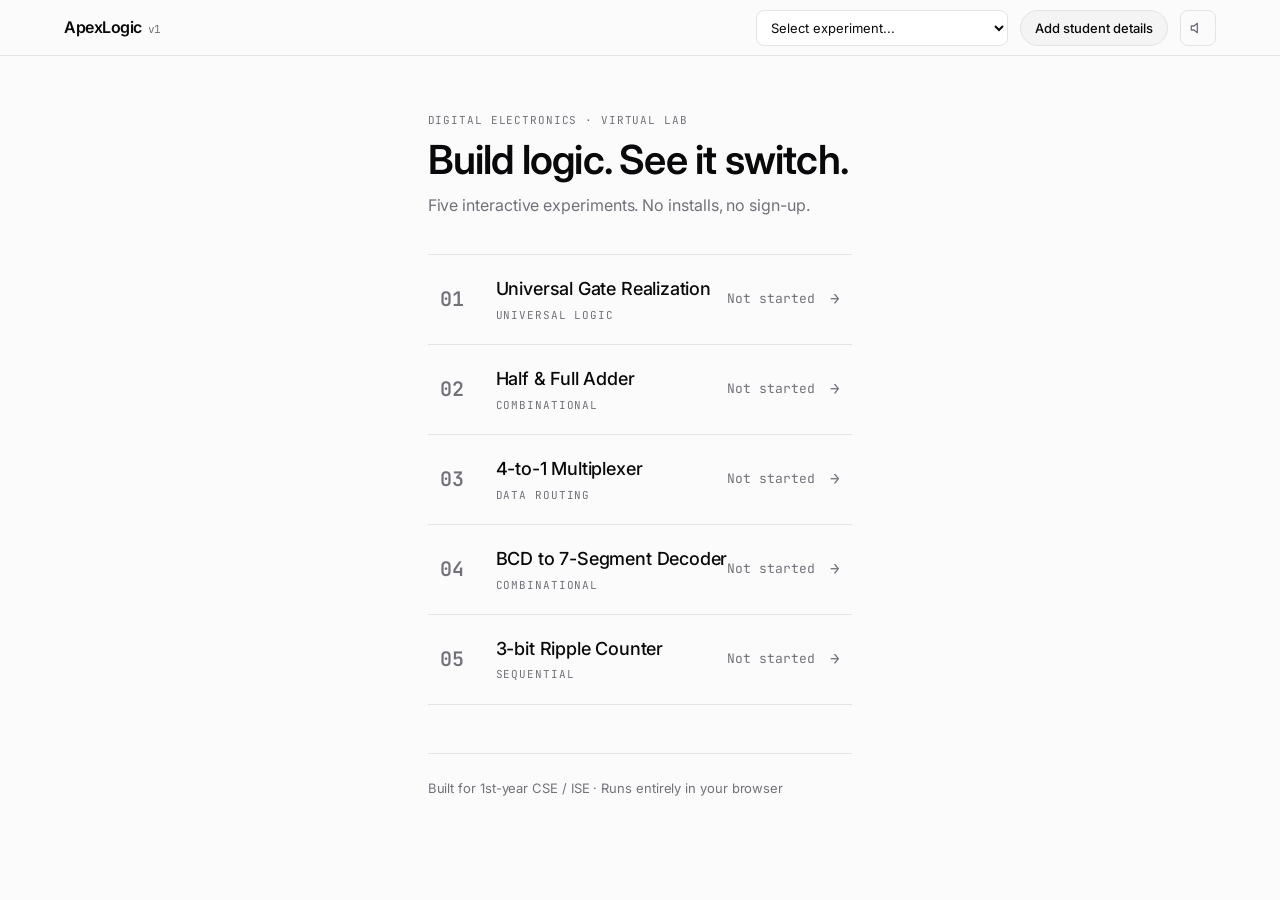
<file: index.html>
<!DOCTYPE html>
<html lang="en">
<head>
  <meta charset="UTF-8">
  <meta name="viewport" content="width=device-width, initial-scale=1.0">
  <title>ApexLogic — Digital Electronics Virtual Lab</title>
  <link rel="preconnect" href="https://fonts.googleapis.com">
  <link rel="preconnect" href="https://fonts.gstatic.com" crossorigin>
  <link href="https://fonts.googleapis.com/css2?family=Inter:wght@400;500;600;700&family=JetBrains+Mono:wght@400;500;600&display=swap" rel="stylesheet">
  <link rel="stylesheet" href="assets/css/tokens.css">
  <link rel="stylesheet" href="assets/css/base.css">
  <link rel="stylesheet" href="assets/css/components.css">
  <link rel="stylesheet" href="assets/css/print.css">
</head>
<body>
  <header id="site-header"></header>

  <main class="home-container">
    <span class="eyebrow">DIGITAL ELECTRONICS · VIRTUAL LAB</span>
    <h1 class="home-title" style="margin-top: 8px;">Build logic. See it switch.</h1>
    <p style="color: var(--muted); margin-top: 10px; font-size: 16px;">Five interactive experiments. No installs, no sign-up.</p>

    <div class="home-list" id="experiments-list">
      <!-- Generated by page-home.js -->
    </div>

    <footer style="margin-top: 48px; border-top: 1px solid var(--border); padding-top: 24px; color: var(--muted); font-size: 13px;">
      Built for 1st-year CSE / ISE · Runs entirely in your browser
    </footer>
  </main>

  <script type="module" src="assets/js/page-home.js"></script>
</body>
</html>
</file>
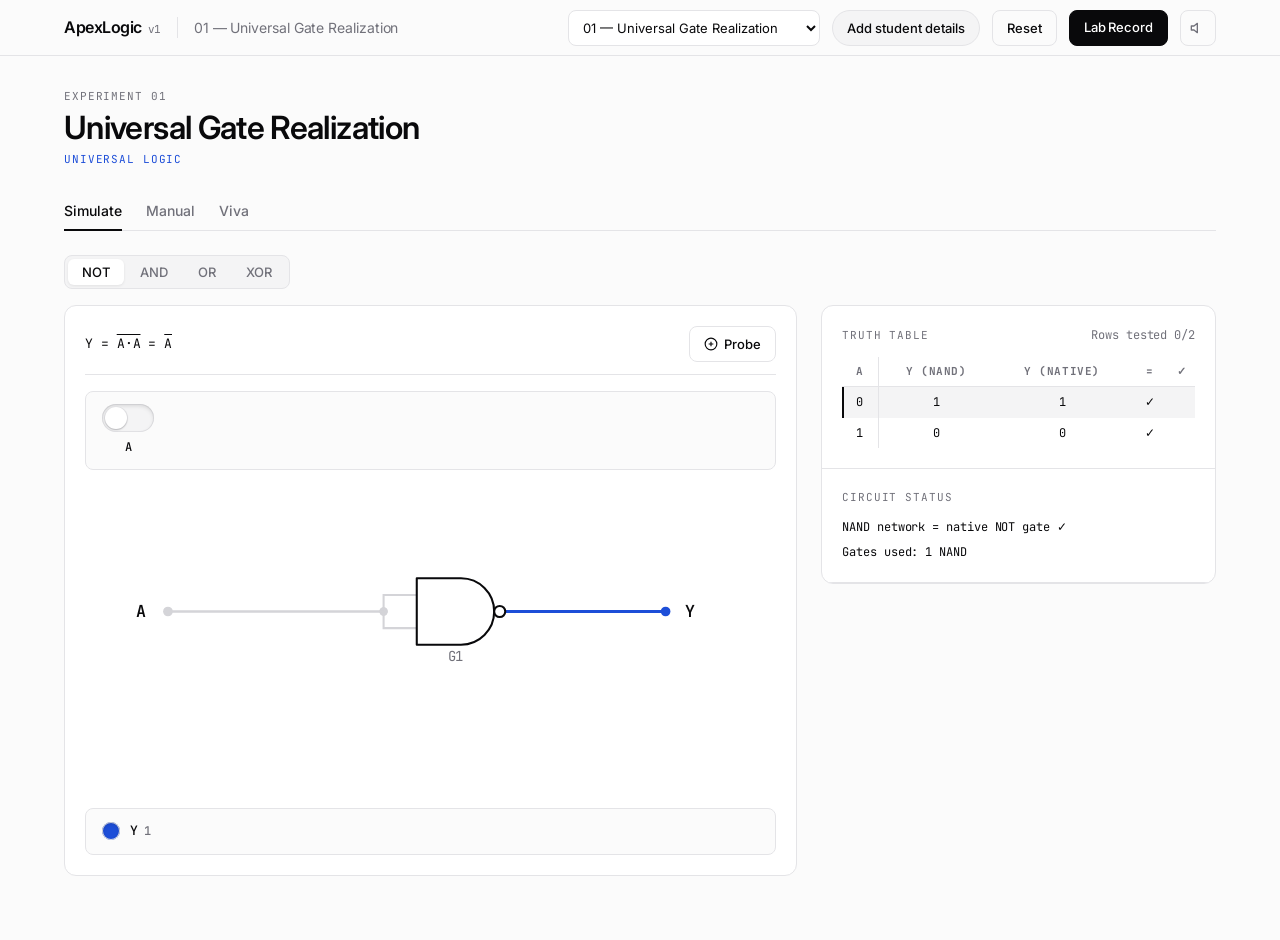
<file: experiment.html>
<!DOCTYPE html>
<html lang="en">
<head>
  <meta charset="UTF-8">
  <meta name="viewport" content="width=device-width, initial-scale=1.0">
  <title>Experiment — ApexLogic</title>
  <link rel="preconnect" href="https://fonts.googleapis.com">
  <link rel="preconnect" href="https://fonts.gstatic.com" crossorigin>
  <link href="https://fonts.googleapis.com/css2?family=Inter:wght@400;500;600;700&family=JetBrains+Mono:wght@400;500;600&display=swap" rel="stylesheet">
  <link rel="stylesheet" href="assets/css/tokens.css">
  <link rel="stylesheet" href="assets/css/base.css">
  <link rel="stylesheet" href="assets/css/components.css">
  <link rel="stylesheet" href="assets/css/print.css">
</head>
<body>
  <header id="site-header"></header>

  <main class="main-container">
    <!-- Page Title Block -->
    <div style="margin-bottom: 24px;">
      <span class="eyebrow" id="exp-eyebrow">EXPERIMENT 01</span>
      <h1 id="exp-title" style="margin-top: 4px;">Universal Gate Realization</h1>
      <span class="eyebrow" id="exp-category" style="margin-top: 4px; color: var(--sig-high);">Universal Logic</span>
    </div>

    <!-- Tabs List -->
    <div class="tab-list" role="tablist">
      <button type="button" class="tab-btn active" role="tab" id="tab-btn-simulate" aria-controls="panel-simulate" aria-selected="true">Simulate</button>
      <button type="button" class="tab-btn" role="tab" id="tab-btn-manual" aria-controls="panel-manual" aria-selected="false">Manual</button>
      <button type="button" class="tab-btn" role="tab" id="tab-btn-viva" aria-controls="panel-viva" aria-selected="false">Viva</button>
    </div>

    <!-- Tab 1: Simulate -->
    <div class="tab-panel" id="panel-simulate" role="tabpanel" aria-labelledby="tab-btn-simulate">
      <!-- Mode Switcher (if > 1 mode) -->
      <div id="mode-switcher-container"></div>

      <div class="simulate-grid">
        <!-- Left Column: Canvas Card -->
        <div class="card canvas-card" id="canvas-card">
          <div class="canvas-toolbar">
            <div class="canvas-mode-equation" id="canvas-equation"></div>
            <div class="toolbar-actions">
              <button type="button" class="btn btn-ghost btn-toggle" id="probe-toggle-btn" aria-pressed="false">
                <svg width="14" height="14" viewBox="0 0 24 24" fill="none" stroke="currentColor" stroke-width="2" style="margin-right: 6px;">
                  <circle cx="12" cy="12" r="10"></circle>
                  <line x1="12" y1="8" x2="12" y2="16"></line>
                  <line x1="8" y1="12" x2="16" y2="12"></line>
                </svg>
                Probe
              </button>
            </div>
          </div>

          <!-- Input Array (tactile switches / clock controls) -->
          <div id="canvas-inputs-container"></div>

          <!-- SVG Circuit Schematic -->
          <div class="svg-circuit-wrapper" id="circuit-svg-container"></div>

          <!-- Output Array (lamps / 7-seg badge / decimal readout) -->
          <div id="canvas-outputs-container"></div>
        </div>

        <!-- Right Column: Verification Card -->
        <div class="card verification-card">
          <!-- Section 1: Truth Table -->
          <div class="verif-section" id="truth-table-container"></div>

          <!-- Section 2: Status List -->
          <div class="verif-section">
            <div class="verif-header-line">
              <span class="eyebrow">Circuit Status</span>
            </div>
            <div class="status-list" id="status-list-container"></div>
          </div>

          <!-- Section 3: Waveform Strip (Exp 05 only) -->
          <div class="verif-section" id="waveform-section" style="display: none;">
            <div class="verif-header-line">
              <span class="eyebrow">Logic Analyzer</span>
            </div>
            <div id="waveform-container"></div>
          </div>
        </div>
      </div>
    </div>

    <!-- Tab 2: Manual -->
    <div class="tab-panel" id="panel-manual" role="tabpanel" aria-labelledby="tab-btn-manual" hidden>
      <div class="manual-content" id="manual-content-container"></div>
    </div>

    <!-- Tab 3: Viva -->
    <div class="tab-panel" id="panel-viva" role="tabpanel" aria-labelledby="tab-btn-viva" hidden>
      <div id="viva-content-container"></div>
    </div>
  </main>

  <script type="module" src="assets/js/page-experiment.js"></script>
</body>
</html>
</file>
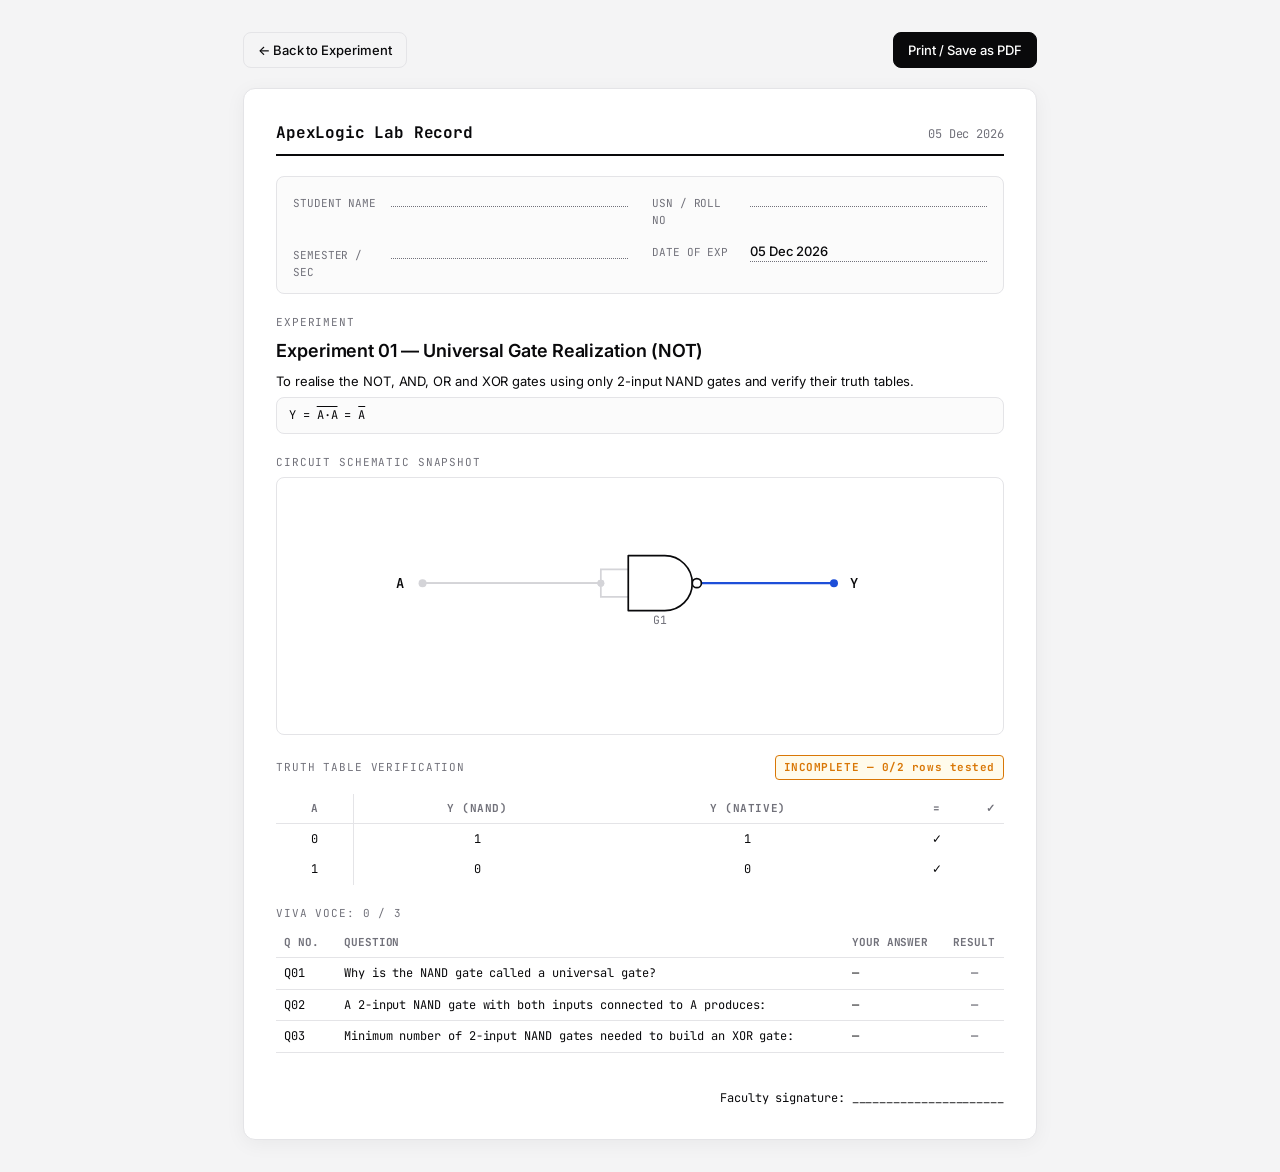
<file: record.html>
<!DOCTYPE html>
<html lang="en">
<head>
  <meta charset="UTF-8">
  <meta name="viewport" content="width=device-width, initial-scale=1.0">
  <title>Lab Record — ApexLogic</title>
  <link rel="preconnect" href="https://fonts.googleapis.com">
  <link rel="preconnect" href="https://fonts.gstatic.com" crossorigin>
  <link href="https://fonts.googleapis.com/css2?family=Inter:wght@400;500;600;700&family=JetBrains+Mono:wght@400;500;600&display=swap" rel="stylesheet">
  <link rel="stylesheet" href="assets/css/tokens.css">
  <link rel="stylesheet" href="assets/css/base.css">
  <link rel="stylesheet" href="assets/css/components.css">
  <link rel="stylesheet" href="assets/css/print.css">
</head>
<body class="record-page-body">
  <div class="record-toolbar no-print">
    <a href="index.html" class="btn btn-ghost" id="record-back-link">← Back to Experiment</a>
    <button type="button" class="btn btn-primary" id="print-sheet-btn">Print / Save as PDF</button>
  </div>

  <article class="record-sheet" id="record-sheet">
    <!-- Header -->
    <div class="record-header">
      <div class="record-title">ApexLogic Lab Record</div>
      <div class="record-date" id="record-date"></div>
    </div>

    <!-- Student Block (2x2 Grid) -->
    <div class="record-student-grid">
      <div class="record-student-field">
        <span class="record-field-label">Student Name</span>
        <span class="record-field-val" id="rec-student-name"></span>
      </div>
      <div class="record-student-field">
        <span class="record-field-label">USN / Roll No</span>
        <span class="record-field-val" id="rec-student-usn"></span>
      </div>
      <div class="record-student-field">
        <span class="record-field-label">Semester / Sec</span>
        <span class="record-field-val" id="rec-student-sem"></span>
      </div>
      <div class="record-student-field">
        <span class="record-field-label">Date of Exp</span>
        <span class="record-field-val" id="rec-exp-date"></span>
      </div>
    </div>

    <!-- Experiment Title, Aim, Equations -->
    <div class="record-section">
      <div class="record-sec-title">Experiment</div>
      <div class="record-exp-name" id="rec-exp-name"></div>
      <p class="record-aim" id="rec-exp-aim"></p>
      <div class="record-equations" id="rec-exp-equations"></div>
    </div>

    <!-- Circuit Snapshot -->
    <div class="record-section">
      <div class="record-sec-title">Circuit Schematic Snapshot</div>
      <div class="record-circuit-snapshot" id="rec-circuit-snapshot"></div>
    </div>

    <!-- Truth Table & Verification Stamp -->
    <div class="record-section">
      <div class="stamp-wrapper">
        <div class="record-sec-title">Truth Table Verification</div>
        <div class="verif-stamp" id="rec-verif-stamp"></div>
      </div>
      <div class="table-scroll-container">
        <table class="logic-table" id="rec-truth-table"></table>
      </div>
    </div>

    <!-- Viva Breakdown -->
    <div class="record-section">
      <div class="record-sec-title" id="rec-viva-heading">Viva Voce</div>
      <table class="record-viva-table" id="rec-viva-table">
        <thead>
          <tr>
            <th style="width: 60px;">Q No.</th>
            <th>Question</th>
            <th style="width: 100px;">Your Answer</th>
            <th style="width: 60px; text-align: center;">Result</th>
          </tr>
        </thead>
        <tbody id="rec-viva-body"></tbody>
      </table>
    </div>

    <!-- Faculty Signature -->
    <div class="record-faculty-sig">
      Faculty signature: ______________________
    </div>
  </article>

  <script type="module" src="assets/js/page-record.js"></script>
</body>
</html>
</file>
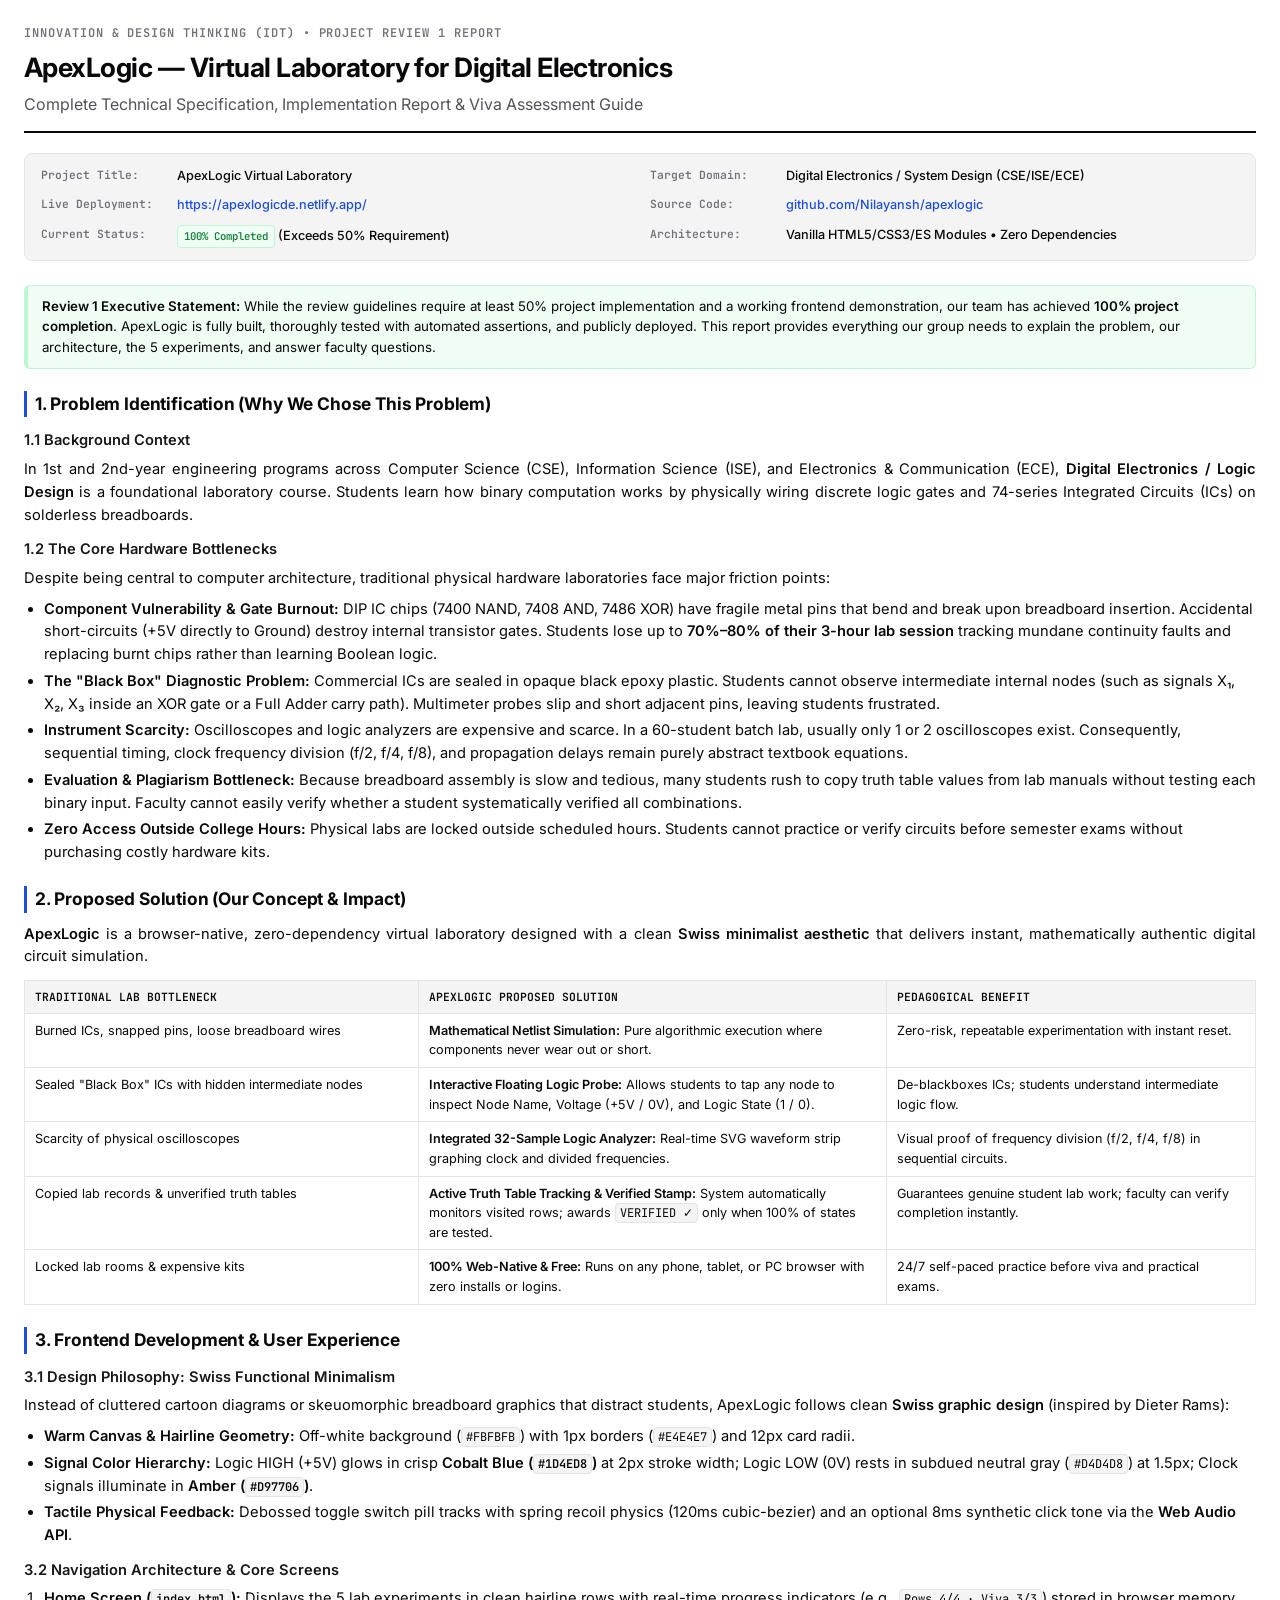
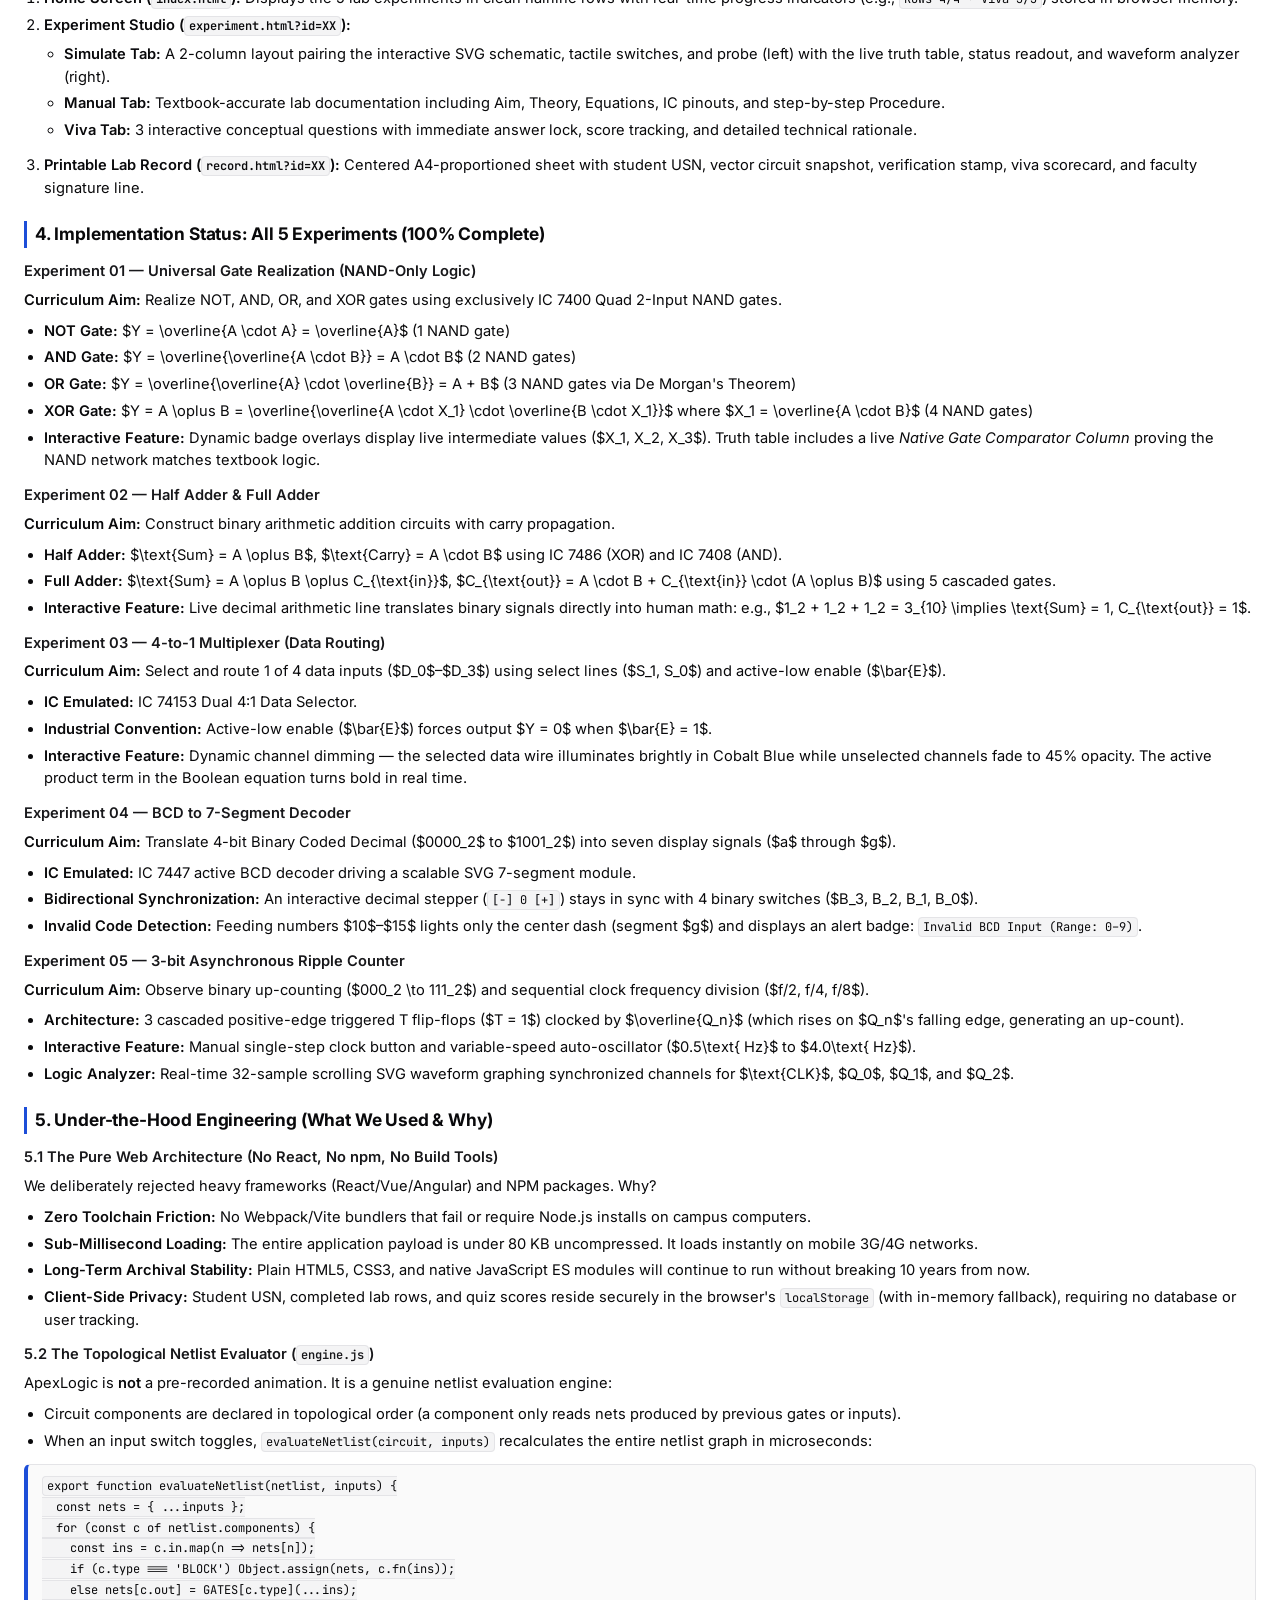
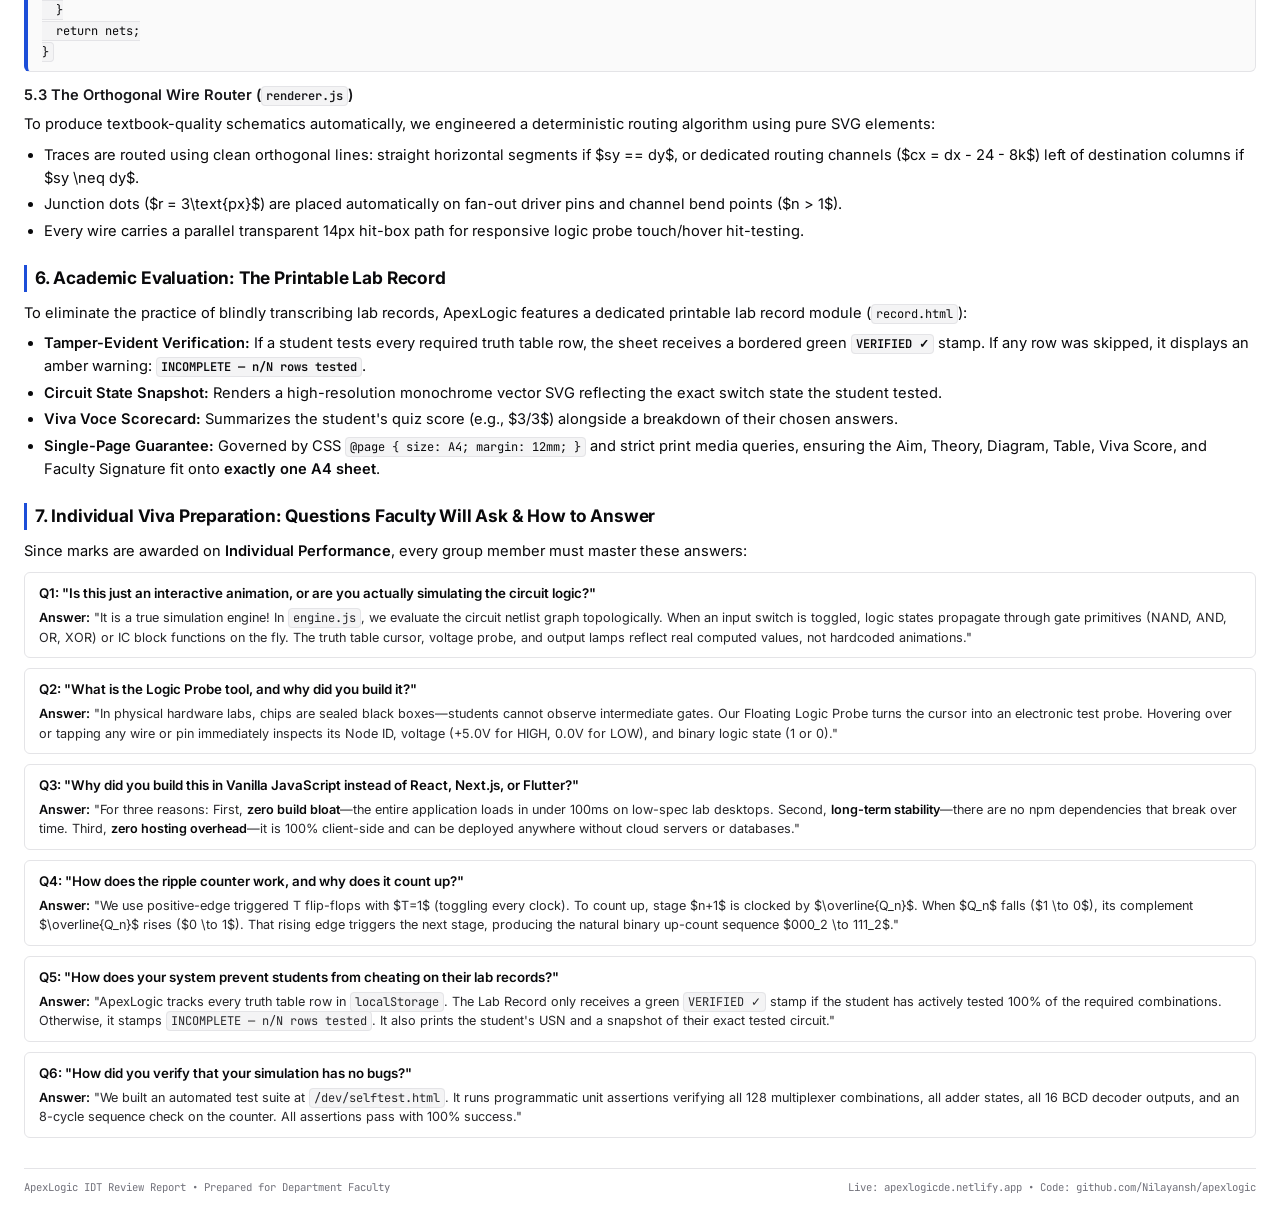
<file: dev/idt-report-print.html>
<!DOCTYPE html>
<html lang="en">
<head>
  <meta charset="UTF-8">
  <title>IDT Project — First Review Comprehensive Report</title>
  <style>
    @import url('https://fonts.googleapis.com/css2?family=Inter:wght@400;500;600;700&family=JetBrains+Mono:wght@400;500;600&display=swap');

    @page {
      size: A4;
      margin: 15mm 15mm 15mm 15mm;
    }

    *, *::before, *::after {
      box-sizing: border-box;
      margin: 0;
      padding: 0;
    }

    body {
      font-family: 'Inter', -apple-system, BlinkMacSystemFont, "Segoe UI", Roboto, sans-serif;
      font-size: 11pt;
      line-height: 1.55;
      color: #09090b;
      background: #ffffff;
      padding: 24px;
    }

    .cover-banner {
      border-bottom: 2px solid #09090b;
      padding-bottom: 14px;
      margin-bottom: 20px;
    }

    .doc-eyebrow {
      font-family: 'JetBrains Mono', monospace;
      font-size: 9pt;
      text-transform: uppercase;
      letter-spacing: 0.08em;
      color: #71717a;
      font-weight: 600;
    }

    h1 {
      font-size: 20pt;
      font-weight: 700;
      color: #09090b;
      margin-top: 4px;
      letter-spacing: -0.02em;
    }

    .subtitle {
      font-size: 12pt;
      color: #52525b;
      margin-top: 4px;
    }

    .meta-grid {
      display: grid;
      grid-template-columns: repeat(2, 1fr);
      gap: 10px 20px;
      background: #f4f4f5;
      border: 1px solid #e4e4e7;
      border-radius: 8px;
      padding: 12px 16px;
      margin: 16px 0 24px;
      font-size: 9.5pt;
    }

    .meta-item {
      display: flex;
      gap: 6px;
    }

    .meta-label {
      font-weight: 600;
      color: #71717a;
      width: 130px;
      flex-shrink: 0;
      font-family: 'JetBrains Mono', monospace;
      font-size: 8.5pt;
    }

    .meta-val {
      font-weight: 500;
      color: #09090b;
    }

    .meta-val a {
      color: #1d4ed8;
      text-decoration: none;
    }

    h2 {
      font-size: 13pt;
      font-weight: 700;
      color: #09090b;
      border-left: 3px solid #1d4ed8;
      padding-left: 8px;
      margin: 22px 0 10px;
      letter-spacing: -0.01em;
      page-break-after: avoid;
    }

    h3 {
      font-size: 11pt;
      font-weight: 600;
      color: #18181b;
      margin: 12px 0 6px;
      page-break-after: avoid;
    }

    p {
      margin-bottom: 8px;
      text-align: justify;
    }

    ul, ol {
      margin: 6px 0 12px 20px;
    }

    li {
      margin-bottom: 4px;
    }

    strong {
      font-weight: 600;
      color: #09090b;
    }

    code, .mono {
      font-family: 'JetBrains Mono', monospace;
      font-size: 9pt;
      background: #f4f4f5;
      padding: 1px 4px;
      border-radius: 4px;
      border: 1px solid #e4e4e7;
    }

    .callout {
      background: #fafafa;
      border: 1px solid #e4e4e7;
      border-left: 4px solid #1d4ed8;
      border-radius: 6px;
      padding: 10px 14px;
      margin: 12px 0;
      font-size: 10pt;
    }

    .callout-success {
      border-left-color: #15803d;
      background: #f0fdf4;
      border-color: #bbf7d0;
    }

    table {
      width: 100%;
      border-collapse: collapse;
      margin: 12px 0 16px;
      font-size: 9.5pt;
      page-break-inside: avoid;
    }

    th, td {
      border: 1px solid #e4e4e7;
      padding: 7px 10px;
      text-align: left;
      vertical-align: top;
    }

    th {
      background: #f4f4f5;
      font-weight: 600;
      color: #09090b;
      font-family: 'JetBrains Mono', monospace;
      font-size: 8.5pt;
      text-transform: uppercase;
    }

    .badge {
      display: inline-block;
      padding: 2px 6px;
      border-radius: 4px;
      font-family: 'JetBrains Mono', monospace;
      font-size: 8pt;
      font-weight: 600;
    }

    .badge-cobalt { background: #eff6ff; color: #1d4ed8; border: 1px solid #bfdbfe; }
    .badge-sage { background: #f0fdf4; color: #15803d; border: 1px solid #bbf7d0; }
    .badge-amber { background: #fffbeb; color: #b45309; border: 1px solid #fde68a; }

    .qa-box {
      background: #ffffff;
      border: 1px solid #e4e4e7;
      border-radius: 6px;
      padding: 10px 14px;
      margin: 10px 0;
      page-break-inside: avoid;
    }

    .qa-q {
      font-weight: 600;
      color: #09090b;
      margin-bottom: 4px;
      font-size: 10pt;
    }

    .qa-a {
      color: #27272a;
      font-size: 9.5pt;
    }

    .page-break {
      page-break-before: always;
    }

    .footer-note {
      margin-top: 30px;
      padding-top: 10px;
      border-top: 1px solid #e4e4e7;
      font-size: 8pt;
      color: #71717a;
      font-family: 'JetBrains Mono', monospace;
      display: flex;
      justify-content: space-between;
    }
  </style>
</head>
<body>

  <div class="cover-banner">
    <div class="doc-eyebrow">Innovation &amp; Design Thinking (IDT) • Project Review 1 Report</div>
    <h1>ApexLogic — Virtual Laboratory for Digital Electronics</h1>
    <div class="subtitle">Complete Technical Specification, Implementation Report &amp; Viva Assessment Guide</div>
  </div>

  <div class="meta-grid">
    <div class="meta-item">
      <span class="meta-label">Project Title:</span>
      <span class="meta-val">ApexLogic Virtual Laboratory</span>
    </div>
    <div class="meta-item">
      <span class="meta-label">Target Domain:</span>
      <span class="meta-val">Digital Electronics / System Design (CSE/ISE/ECE)</span>
    </div>
    <div class="meta-item">
      <span class="meta-label">Live Deployment:</span>
      <span class="meta-val"><a href="https://apexlogicde.netlify.app/">https://apexlogicde.netlify.app/</a></span>
    </div>
    <div class="meta-item">
      <span class="meta-label">Source Code:</span>
      <span class="meta-val"><a href="https://github.com/Nilayansh/apexlogic">github.com/Nilayansh/apexlogic</a></span>
    </div>
    <div class="meta-item">
      <span class="meta-label">Current Status:</span>
      <span class="meta-val"><span class="badge badge-sage">100% Completed</span> (Exceeds 50% Requirement)</span>
    </div>
    <div class="meta-item">
      <span class="meta-label">Architecture:</span>
      <span class="meta-val">Vanilla HTML5/CSS3/ES Modules • Zero Dependencies</span>
    </div>
  </div>

  <div class="callout callout-success">
    <strong>Review 1 Executive Statement:</strong> While the review guidelines require at least 50% project implementation and a working frontend demonstration, our team has achieved <strong>100% project completion</strong>. ApexLogic is fully built, thoroughly tested with automated assertions, and publicly deployed. This report provides everything our group needs to explain the problem, our architecture, the 5 experiments, and answer faculty questions.
  </div>

  <h2>1. Problem Identification (Why We Chose This Problem)</h2>
  <h3>1.1 Background Context</h3>
  <p>In 1st and 2nd-year engineering programs across Computer Science (CSE), Information Science (ISE), and Electronics &amp; Communication (ECE), <strong>Digital Electronics / Logic Design</strong> is a foundational laboratory course. Students learn how binary computation works by physically wiring discrete logic gates and 74-series Integrated Circuits (ICs) on solderless breadboards.</p>

  <h3>1.2 The Core Hardware Bottlenecks</h3>
  <p>Despite being central to computer architecture, traditional physical hardware laboratories face major friction points:</p>
  <ul>
    <li><strong>Component Vulnerability &amp; Gate Burnout:</strong> DIP IC chips (7400 NAND, 7408 AND, 7486 XOR) have fragile metal pins that bend and break upon breadboard insertion. Accidental short-circuits (+5V directly to Ground) destroy internal transistor gates. Students lose up to <strong>70%–80% of their 3-hour lab session</strong> tracking mundane continuity faults and replacing burnt chips rather than learning Boolean logic.</li>
    <li><strong>The "Black Box" Diagnostic Problem:</strong> Commercial ICs are sealed in opaque black epoxy plastic. Students cannot observe intermediate internal nodes (such as signals X₁, X₂, X₃ inside an XOR gate or a Full Adder carry path). Multimeter probes slip and short adjacent pins, leaving students frustrated.</li>
    <li><strong>Instrument Scarcity:</strong> Oscilloscopes and logic analyzers are expensive and scarce. In a 60-student batch lab, usually only 1 or 2 oscilloscopes exist. Consequently, sequential timing, clock frequency division (f/2, f/4, f/8), and propagation delays remain purely abstract textbook equations.</li>
    <li><strong>Evaluation &amp; Plagiarism Bottleneck:</strong> Because breadboard assembly is slow and tedious, many students rush to copy truth table values from lab manuals without testing each binary input. Faculty cannot easily verify whether a student systematically verified all combinations.</li>
    <li><strong>Zero Access Outside College Hours:</strong> Physical labs are locked outside scheduled hours. Students cannot practice or verify circuits before semester exams without purchasing costly hardware kits.</li>
  </ul>

  <h2>2. Proposed Solution (Our Concept &amp; Impact)</h2>
  <p><strong>ApexLogic</strong> is a browser-native, zero-dependency virtual laboratory designed with a clean <strong>Swiss minimalist aesthetic</strong> that delivers instant, mathematically authentic digital circuit simulation.</p>

  <table>
    <thead>
      <tr>
        <th style="width: 32%;">Traditional Lab Bottleneck</th>
        <th style="width: 38%;">ApexLogic Proposed Solution</th>
        <th style="width: 30%;">Pedagogical Benefit</th>
      </tr>
    </thead>
    <tbody>
      <tr>
        <td>Burned ICs, snapped pins, loose breadboard wires</td>
        <td><strong>Mathematical Netlist Simulation:</strong> Pure algorithmic execution where components never wear out or short.</td>
        <td>Zero-risk, repeatable experimentation with instant reset.</td>
      </tr>
      <tr>
        <td>Sealed "Black Box" ICs with hidden intermediate nodes</td>
        <td><strong>Interactive Floating Logic Probe:</strong> Allows students to tap any node to inspect Node Name, Voltage (+5V / 0V), and Logic State (1 / 0).</td>
        <td>De-blackboxes ICs; students understand intermediate logic flow.</td>
      </tr>
      <tr>
        <td>Scarcity of physical oscilloscopes</td>
        <td><strong>Integrated 32-Sample Logic Analyzer:</strong> Real-time SVG waveform strip graphing clock and divided frequencies.</td>
        <td>Visual proof of frequency division (f/2, f/4, f/8) in sequential circuits.</td>
      </tr>
      <tr>
        <td>Copied lab records &amp; unverified truth tables</td>
        <td><strong>Active Truth Table Tracking &amp; Verified Stamp:</strong> System automatically monitors visited rows; awards <code>VERIFIED ✓</code> only when 100% of states are tested.</td>
        <td>Guarantees genuine student lab work; faculty can verify completion instantly.</td>
      </tr>
      <tr>
        <td>Locked lab rooms &amp; expensive kits</td>
        <td><strong>100% Web-Native &amp; Free:</strong> Runs on any phone, tablet, or PC browser with zero installs or logins.</td>
        <td>24/7 self-paced practice before viva and practical exams.</td>
      </tr>
    </tbody>
  </table>

  <div class="page-break"></div>

  <h2>3. Frontend Development &amp; User Experience</h2>
  <h3>3.1 Design Philosophy: Swiss Functional Minimalism</h3>
  <p>Instead of cluttered cartoon diagrams or skeuomorphic breadboard graphics that distract students, ApexLogic follows clean <strong>Swiss graphic design</strong> (inspired by Dieter Rams):</p>
  <ul>
    <li><strong>Warm Canvas &amp; Hairline Geometry:</strong> Off-white background (<code>#FBFBFB</code>) with 1px borders (<code>#E4E4E7</code>) and 12px card radii.</li>
    <li><strong>Signal Color Hierarchy:</strong> Logic HIGH (+5V) glows in crisp <strong>Cobalt Blue (<code>#1D4ED8</code>)</strong> at 2px stroke width; Logic LOW (0V) rests in subdued neutral gray (<code>#D4D4D8</code>) at 1.5px; Clock signals illuminate in <strong>Amber (<code>#D97706</code>)</strong>.</li>
    <li><strong>Tactile Physical Feedback:</strong> Debossed toggle switch pill tracks with spring recoil physics (120ms cubic-bezier) and an optional 8ms synthetic click tone via the <strong>Web Audio API</strong>.</li>
  </ul>

  <h3>3.2 Navigation Architecture &amp; Core Screens</h3>
  <ol>
    <li><strong>Home Screen (<code>index.html</code>):</strong> Displays the 5 lab experiments in clean hairline rows with real-time progress indicators (e.g., <code>Rows 4/4 · Viva 3/3</code>) stored in browser memory.</li>
    <li><strong>Experiment Studio (<code>experiment.html?id=XX</code>):</strong>
      <ul>
        <li><strong>Simulate Tab:</strong> A 2-column layout pairing the interactive SVG schematic, tactile switches, and probe (left) with the live truth table, status readout, and waveform analyzer (right).</li>
        <li><strong>Manual Tab:</strong> Textbook-accurate lab documentation including Aim, Theory, Equations, IC pinouts, and step-by-step Procedure.</li>
        <li><strong>Viva Tab:</strong> 3 interactive conceptual questions with immediate answer lock, score tracking, and detailed technical rationale.</li>
      </ul>
    </li>
    <li><strong>Printable Lab Record (<code>record.html?id=XX</code>):</strong> Centered A4-proportioned sheet with student USN, vector circuit snapshot, verification stamp, viva scorecard, and faculty signature line.</li>
  </ol>

  <h2>4. Implementation Status: All 5 Experiments (100% Complete)</h2>

  <h3>Experiment 01 — Universal Gate Realization (NAND-Only Logic)</h3>
  <p><strong>Curriculum Aim:</strong> Realize NOT, AND, OR, and XOR gates using exclusively IC 7400 Quad 2-Input NAND gates.</p>
  <ul>
    <li><strong>NOT Gate:</strong> $Y = \overline{A \cdot A} = \overline{A}$ (1 NAND gate)</li>
    <li><strong>AND Gate:</strong> $Y = \overline{\overline{A \cdot B}} = A \cdot B$ (2 NAND gates)</li>
    <li><strong>OR Gate:</strong> $Y = \overline{\overline{A} \cdot \overline{B}} = A + B$ (3 NAND gates via De Morgan's Theorem)</li>
    <li><strong>XOR Gate:</strong> $Y = A \oplus B = \overline{\overline{A \cdot X_1} \cdot \overline{B \cdot X_1}}$ where $X_1 = \overline{A \cdot B}$ (4 NAND gates)</li>
    <li><strong>Interactive Feature:</strong> Dynamic badge overlays display live intermediate values ($X_1, X_2, X_3$). Truth table includes a live <em>Native Gate Comparator Column</em> proving the NAND network matches textbook logic.</li>
  </ul>

  <h3>Experiment 02 — Half Adder &amp; Full Adder</h3>
  <p><strong>Curriculum Aim:</strong> Construct binary arithmetic addition circuits with carry propagation.</p>
  <ul>
    <li><strong>Half Adder:</strong> $\text{Sum} = A \oplus B$, $\text{Carry} = A \cdot B$ using IC 7486 (XOR) and IC 7408 (AND).</li>
    <li><strong>Full Adder:</strong> $\text{Sum} = A \oplus B \oplus C_{\text{in}}$, $C_{\text{out}} = A \cdot B + C_{\text{in}} \cdot (A \oplus B)$ using 5 cascaded gates.</li>
    <li><strong>Interactive Feature:</strong> Live decimal arithmetic line translates binary signals directly into human math: e.g., $1_2 + 1_2 + 1_2 = 3_{10} \implies \text{Sum} = 1, C_{\text{out}} = 1$.</li>
  </ul>

  <h3>Experiment 03 — 4-to-1 Multiplexer (Data Routing)</h3>
  <p><strong>Curriculum Aim:</strong> Select and route 1 of 4 data inputs ($D_0$–$D_3$) using select lines ($S_1, S_0$) and active-low enable ($\bar{E}$).</p>
  <ul>
    <li><strong>IC Emulated:</strong> IC 74153 Dual 4:1 Data Selector.</li>
    <li><strong>Industrial Convention:</strong> Active-low enable ($\bar{E}$) forces output $Y = 0$ when $\bar{E} = 1$.</li>
    <li><strong>Interactive Feature:</strong> Dynamic channel dimming — the selected data wire illuminates brightly in Cobalt Blue while unselected channels fade to 45% opacity. The active product term in the Boolean equation turns bold in real time.</li>
  </ul>

  <h3>Experiment 04 — BCD to 7-Segment Decoder</h3>
  <p><strong>Curriculum Aim:</strong> Translate 4-bit Binary Coded Decimal ($0000_2$ to $1001_2$) into seven display signals ($a$ through $g$).</p>
  <ul>
    <li><strong>IC Emulated:</strong> IC 7447 active BCD decoder driving a scalable SVG 7-segment module.</li>
    <li><strong>Bidirectional Synchronization:</strong> An interactive decimal stepper (<code>[−] 0 [+]</code>) stays in sync with 4 binary switches ($B_3, B_2, B_1, B_0$).</li>
    <li><strong>Invalid Code Detection:</strong> Feeding numbers $10$–$15$ lights only the center dash (segment $g$) and displays an alert badge: <code>Invalid BCD Input (Range: 0–9)</code>.</li>
  </ul>

  <h3>Experiment 05 — 3-bit Asynchronous Ripple Counter</h3>
  <p><strong>Curriculum Aim:</strong> Observe binary up-counting ($000_2 \to 111_2$) and sequential clock frequency division ($f/2, f/4, f/8$).</p>
  <ul>
    <li><strong>Architecture:</strong> 3 cascaded positive-edge triggered T flip-flops ($T = 1$) clocked by $\overline{Q_n}$ (which rises on $Q_n$'s falling edge, generating an up-count).</li>
    <li><strong>Interactive Feature:</strong> Manual single-step clock button and variable-speed auto-oscillator ($0.5\text{ Hz}$ to $4.0\text{ Hz}$).</li>
    <li><strong>Logic Analyzer:</strong> Real-time 32-sample scrolling SVG waveform graphing synchronized channels for $\text{CLK}$, $Q_0$, $Q_1$, and $Q_2$.</li>
  </ul>

  <div class="page-break"></div>

  <h2>5. Under-the-Hood Engineering (What We Used &amp; Why)</h2>

  <h3>5.1 The Pure Web Architecture (No React, No npm, No Build Tools)</h3>
  <p>We deliberately rejected heavy frameworks (React/Vue/Angular) and NPM packages. Why?</p>
  <ul>
    <li><strong>Zero Toolchain Friction:</strong> No Webpack/Vite bundlers that fail or require Node.js installs on campus computers.</li>
    <li><strong>Sub-Millisecond Loading:</strong> The entire application payload is under 80 KB uncompressed. It loads instantly on mobile 3G/4G networks.</li>
    <li><strong>Long-Term Archival Stability:</strong> Plain HTML5, CSS3, and native JavaScript ES modules will continue to run without breaking 10 years from now.</li>
    <li><strong>Client-Side Privacy:</strong> Student USN, completed lab rows, and quiz scores reside securely in the browser's <code>localStorage</code> (with in-memory fallback), requiring no database or user tracking.</li>
  </ul>

  <h3>5.2 The Topological Netlist Evaluator (<code>engine.js</code>)</h3>
  <p>ApexLogic is <strong>not</strong> a pre-recorded animation. It is a genuine netlist evaluation engine:</p>
  <ul>
    <li>Circuit components are declared in topological order (a component only reads nets produced by previous gates or inputs).</li>
    <li>When an input switch toggles, <code>evaluateNetlist(circuit, inputs)</code> recalculates the entire netlist graph in microseconds:</li>
  </ul>
  <div class="callout">
    <code>export function evaluateNetlist(netlist, inputs) {<br>
    &nbsp;&nbsp;const nets = { ...inputs };<br>
    &nbsp;&nbsp;for (const c of netlist.components) {<br>
    &nbsp;&nbsp;&nbsp;&nbsp;const ins = c.in.map(n =&gt; nets[n]);<br>
    &nbsp;&nbsp;&nbsp;&nbsp;if (c.type === 'BLOCK') Object.assign(nets, c.fn(ins));<br>
    &nbsp;&nbsp;&nbsp;&nbsp;else nets[c.out] = GATES[c.type](...ins);<br>
    &nbsp;&nbsp;}<br>
    &nbsp;&nbsp;return nets;<br>
    }</code>
  </div>

  <h3>5.3 The Orthogonal Wire Router (<code>renderer.js</code>)</h3>
  <p>To produce textbook-quality schematics automatically, we engineered a deterministic routing algorithm using pure SVG elements:</p>
  <ul>
    <li>Traces are routed using clean orthogonal lines: straight horizontal segments if $sy == dy$, or dedicated routing channels ($cx = dx - 24 - 8k$) left of destination columns if $sy \neq dy$.</li>
    <li>Junction dots ($r = 3\text{px}$) are placed automatically on fan-out driver pins and channel bend points ($n &gt; 1$).</li>
    <li>Every wire carries a parallel transparent 14px hit-box path for responsive logic probe touch/hover hit-testing.</li>
  </ul>

  <h2>6. Academic Evaluation: The Printable Lab Record</h2>
  <p>To eliminate the practice of blindly transcribing lab records, ApexLogic features a dedicated printable lab record module (<code>record.html</code>):</p>
  <ul>
    <li><strong>Tamper-Evident Verification:</strong> If a student tests every required truth table row, the sheet receives a bordered green <strong><code>VERIFIED ✓</code></strong> stamp. If any row was skipped, it displays an amber warning: <strong><code>INCOMPLETE — n/N rows tested</code></strong>.</li>
    <li><strong>Circuit State Snapshot:</strong> Renders a high-resolution monochrome vector SVG reflecting the exact switch state the student tested.</li>
    <li><strong>Viva Voce Scorecard:</strong> Summarizes the student's quiz score (e.g., $3/3$) alongside a breakdown of their chosen answers.</li>
    <li><strong>Single-Page Guarantee:</strong> Governed by CSS <code>@page { size: A4; margin: 12mm; }</code> and strict print media queries, ensuring the Aim, Theory, Diagram, Table, Viva Score, and Faculty Signature fit onto <strong>exactly one A4 sheet</strong>.</li>
  </ul>

  <h2>7. Individual Viva Preparation: Questions Faculty Will Ask &amp; How to Answer</h2>
  <p>Since marks are awarded on <strong>Individual Performance</strong>, every group member must master these answers:</p>

  <div class="qa-box">
    <div class="qa-q">Q1: "Is this just an interactive animation, or are you actually simulating the circuit logic?"</div>
    <div class="qa-a"><strong>Answer:</strong> "It is a true simulation engine! In <code>engine.js</code>, we evaluate the circuit netlist graph topologically. When an input switch is toggled, logic states propagate through gate primitives (NAND, AND, OR, XOR) or IC block functions on the fly. The truth table cursor, voltage probe, and output lamps reflect real computed values, not hardcoded animations."</div>
  </div>

  <div class="qa-box">
    <div class="qa-q">Q2: "What is the Logic Probe tool, and why did you build it?"</div>
    <div class="qa-a"><strong>Answer:</strong> "In physical hardware labs, chips are sealed black boxes—students cannot observe intermediate gates. Our Floating Logic Probe turns the cursor into an electronic test probe. Hovering over or tapping any wire or pin immediately inspects its Node ID, voltage (+5.0V for HIGH, 0.0V for LOW), and binary logic state (1 or 0)."</div>
  </div>

  <div class="qa-box">
    <div class="qa-q">Q3: "Why did you build this in Vanilla JavaScript instead of React, Next.js, or Flutter?"</div>
    <div class="qa-a"><strong>Answer:</strong> "For three reasons: First, <strong>zero build bloat</strong>—the entire application loads in under 100ms on low-spec lab desktops. Second, <strong>long-term stability</strong>—there are no npm dependencies that break over time. Third, <strong>zero hosting overhead</strong>—it is 100% client-side and can be deployed anywhere without cloud servers or databases."</div>
  </div>

  <div class="qa-box">
    <div class="qa-q">Q4: "How does the ripple counter work, and why does it count up?"</div>
    <div class="qa-a"><strong>Answer:</strong> "We use positive-edge triggered T flip-flops with $T=1$ (toggling every clock). To count up, stage $n+1$ is clocked by $\overline{Q_n}$. When $Q_n$ falls ($1 \to 0$), its complement $\overline{Q_n}$ rises ($0 \to 1$). That rising edge triggers the next stage, producing the natural binary up-count sequence $000_2 \to 111_2$."</div>
  </div>

  <div class="qa-box">
    <div class="qa-q">Q5: "How does your system prevent students from cheating on their lab records?"</div>
    <div class="qa-a"><strong>Answer:</strong> "ApexLogic tracks every truth table row in <code>localStorage</code>. The Lab Record only receives a green <code>VERIFIED ✓</code> stamp if the student has actively tested 100% of the required combinations. Otherwise, it stamps <code>INCOMPLETE — n/N rows tested</code>. It also prints the student's USN and a snapshot of their exact tested circuit."</div>
  </div>

  <div class="qa-box">
    <div class="qa-q">Q6: "How did you verify that your simulation has no bugs?"</div>
    <div class="qa-a"><strong>Answer:</strong> "We built an automated test suite at <code>/dev/selftest.html</code>. It runs programmatic unit assertions verifying all 128 multiplexer combinations, all adder states, all 16 BCD decoder outputs, and an 8-cycle sequence check on the counter. All assertions pass with 100% success."</div>
  </div>

  <div class="footer-note">
    <span>ApexLogic IDT Review Report • Prepared for Department Faculty</span>
    <span>Live: apexlogicde.netlify.app • Code: github.com/Nilayansh/apexlogic</span>
  </div>

</body>
</html>
</file>
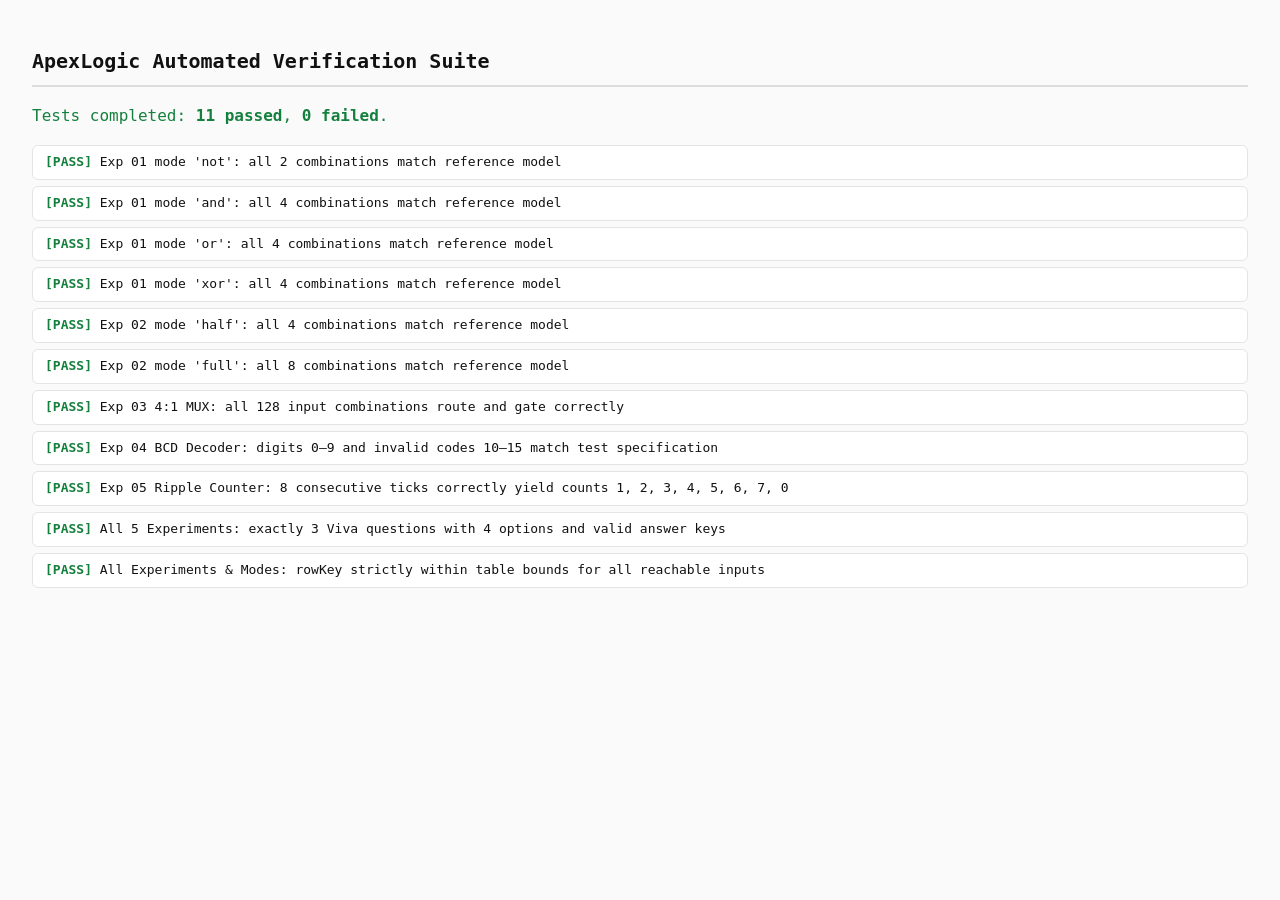
<file: dev/selftest.html>
<!DOCTYPE html>
<html lang="en">
<head>
  <meta charset="UTF-8">
  <title>ApexLogic Self-Test Suite</title>
  <style>
    body { font-family: monospace; padding: 24px; background: #fafafa; color: #111; line-height: 1.6; }
    h1 { font-size: 20px; border-bottom: 2px solid #ddd; padding-bottom: 8px; }
    .pass { color: #15803d; font-weight: bold; }
    .fail { color: #b91c1c; font-weight: bold; }
    ul { list-style: none; padding: 0; }
    li { margin: 6px 0; padding: 6px 12px; background: #fff; border: 1px solid #e4e4e7; border-radius: 6px; }
  </style>
</head>
<body>
  <h1>ApexLogic Automated Verification Suite</h1>
  <div id="summary" style="margin: 16px 0; font-size: 16px;">Running test suite...</div>
  <ul id="results"></ul>

  <script type="module">
    import { EXPERIMENTS, getExperiment } from '../assets/js/experiments/index.js';
    import { tick } from '../assets/js/experiments/exp05.js';
    import { autoTable } from '../assets/js/truthtable.js';

    const resultsUl = document.getElementById('results');
    const summaryDiv = document.getElementById('summary');
    let passed = 0;
    let failed = 0;

    function assert(desc, condition) {
      const li = document.createElement('li');
      if (condition) {
        li.innerHTML = `<span class="pass">[PASS]</span> ${desc}`;
        passed++;
      } else {
        li.innerHTML = `<span class="fail">[FAIL]</span> ${desc}`;
        failed++;
      }
      resultsUl.appendChild(li);
    }

    try {
      // 1. Exp 01 & Exp 02: Verification against reference for all combinations
      ['01', '02'].forEach(expId => {
        const exp = getExperiment(expId);
        exp.modes.forEach(mode => {
          const numIns = mode.inputs.length;
          const total = 1 << numIns;
          let allMatch = true;

          for (let i = 0; i < total; i++) {
            const inputs = {};
            for (let b = 0; b < numIns; b++) {
              inputs[mode.inputs[b].id] = (i >> (numIns - 1 - b)) & 1;
            }
            const { nets } = mode.compute(inputs);
            const ref = mode.reference(inputs);

            for (const [k, v] of Object.entries(ref)) {
              if (nets[k] !== v) {
                allMatch = false;
                console.error(`Mismatch in Exp ${expId} (${mode.id}):`, inputs, 'got', nets[k], 'expected', v);
              }
            }
          }
          assert(`Exp ${expId} mode '${mode.id}': all ${total} combinations match reference model`, allMatch);
        });
      });

      // 2. Exp 03: All 128 combinations of 4:1 Mux
      const exp03 = getExperiment('03');
      const muxMode = exp03.modes[0];
      let muxValid = true;
      for (let i = 0; i < 128; i++) {
        const inputs = {
          D0: (i >> 6) & 1,
          D1: (i >> 5) & 1,
          D2: (i >> 4) & 1,
          D3: (i >> 3) & 1,
          S1: (i >> 2) & 1,
          S0: (i >> 1) & 1,
          EN: i & 1
        };
        const { nets } = muxMode.compute(inputs);
        const d = [inputs.D0, inputs.D1, inputs.D2, inputs.D3];
        const expectedY = inputs.EN === 0 ? d[inputs.S1 * 2 + inputs.S0] : 0;
        if (nets.Y !== expectedY) {
          muxValid = false;
        }
      }
      assert('Exp 03 4:1 MUX: all 128 input combinations route and gate correctly', muxValid);

      // 3. Exp 04: BCD to 7-segment literal table verification
      const exp04 = getExperiment('04');
      const bcdMode = exp04.modes[0];
      const LITERAL_SEG = {
        0: '1111110',
        1: '0110000',
        2: '1101101',
        3: '1111001',
        4: '0110011',
        5: '1011011',
        6: '1011111',
        7: '1110000',
        8: '1111111',
        9: '1111011'
      };
      let bcdValid = true;
      for (let v = 0; v < 16; v++) {
        const inputs = {
          B3: (v >> 3) & 1,
          B2: (v >> 2) & 1,
          B1: (v >> 1) & 1,
          B0: v & 1
        };
        const { nets } = bcdMode.compute(inputs);
        const segStr = ['a','b','c','d','e','f','g'].map(s => nets[s]).join('');
        if (v <= 9) {
          if (segStr !== LITERAL_SEG[v]) {
            bcdValid = false;
            console.error(`Exp 04 mismatch for ${v}: got ${segStr}, expected ${LITERAL_SEG[v]}`);
          }
        } else {
          if (segStr !== '0000001') {
            bcdValid = false;
            console.error(`Exp 04 invalid mismatch for ${v}: got ${segStr}, expected 0000001`);
          }
        }
      }
      assert('Exp 04 BCD Decoder: digits 0–9 and invalid codes 10–15 match test specification', bcdValid);

      // 4. Exp 05: 3-bit Ripple Counter state transition 000 -> 111 -> 000
      let counterRt = { q: [0, 0, 0], clk: 0 };
      const expectedSequence = [1, 2, 3, 4, 5, 6, 7, 0];
      let counterValid = true;
      for (let step = 0; step < 8; step++) {
        counterRt = tick(counterRt);
        const count = counterRt.q[2] * 4 + counterRt.q[1] * 2 + counterRt.q[0];
        if (count !== expectedSequence[step]) {
          counterValid = false;
          console.error(`Exp 05 step ${step}: got ${count}, expected ${expectedSequence[step]}`);
        }
      }
      assert('Exp 05 Ripple Counter: 8 consecutive ticks correctly yield counts 1, 2, 3, 4, 5, 6, 7, 0', counterValid);

      // 5. Viva questions: exactly 3 questions, 4 options each, correctIndex 0..3
      let vivaValid = true;
      EXPERIMENTS.forEach(exp => {
        if (!exp.viva || exp.viva.length !== 3) vivaValid = false;
        exp.viva.forEach(q => {
          if (!q.options || q.options.length !== 4) vivaValid = false;
          if (q.correctIndex < 0 || q.correctIndex > 3) vivaValid = false;
          if (!q.explanation) vivaValid = false;
        });
      });
      assert('All 5 Experiments: exactly 3 Viva questions with 4 options and valid answer keys', vivaValid);

      // 6. Every rowKey within table bounds
      let rowKeyValid = true;
      EXPERIMENTS.forEach(exp => {
        exp.modes.forEach(mode => {
          const tableData = mode.table || autoTable(mode);
          if (exp.id === '05') {
            for (let q2 = 0; q2 < 2; q2++) {
              for (let q1 = 0; q1 < 2; q1++) {
                for (let q0 = 0; q0 < 2; q0++) {
                  const k = mode.rowKey({}, { q: [q0, q1, q2] });
                  if (k < 0 || k >= tableData.rows.length) rowKeyValid = false;
                }
              }
            }
          } else {
            const numIns = mode.inputs.length;
            const total = 1 << numIns;
            for (let i = 0; i < total; i++) {
              const inputs = {};
              for (let b = 0; b < numIns; b++) {
                inputs[mode.inputs[b].id] = (i >> (numIns - 1 - b)) & 1;
              }
              const k = mode.rowKey(inputs);
              if (k < 0 || k >= tableData.rows.length) rowKeyValid = false;
            }
          }
        });
      });
      assert('All Experiments & Modes: rowKey strictly within table bounds for all reachable inputs', rowKeyValid);

      summaryDiv.innerHTML = `Tests completed: <strong>${passed} passed</strong>, <strong>${failed} failed</strong>.`;
      if (failed === 0) {
        summaryDiv.style.color = '#15803d';
      } else {
        summaryDiv.style.color = '#b91c1c';
      }
    } catch (err) {
      console.error(err);
      summaryDiv.innerHTML = `<span class="fail">Test error: ${err.message}</span>`;
    }
  </script>
</body>
</html>
</file>
<file: assets/css/tokens.css>
:root {
  /* surfaces */
  --canvas: #FBFBFB;
  --pane: #F4F4F5;
  --border: #E4E4E7;
  /* ink */
  --ink: #09090B;
  --muted: #71717A;
  /* signal */
  --sig-low: #D4D4D8;      /* stroke-width 1.5 */
  --sig-high: #1D4ED8;     /* stroke-width 2   (single choice: cobalt) */
  --amber: #D97706;        /* clock / pending */
  --sage: #15803D;         /* verified */
  --danger: #B91C1C;       /* error badge text only */
  /* type */
  --font-ui: "Inter", system-ui, -apple-system, "Segoe UI", sans-serif;
  --font-mono: "JetBrains Mono", ui-monospace, "SF Mono", Menlo, Consolas, monospace;
  /* shape */
  --radius: 12px;
  --radius-sm: 8px;
  --ease: cubic-bezier(.2, .8, .2, 1);
  --spring: cubic-bezier(.34, 1.4, .64, 1);
}
</file>
<file: assets/css/base.css>
/* Base styles & typography */
*, *::before, *::after {
  box-sizing: border-box;
  margin: 0;
  padding: 0;
}

body {
  font-family: var(--font-ui);
  font-size: 15px;
  line-height: 1.55;
  color: var(--ink);
  letter-spacing: -0.005em;
  background-color: var(--canvas);
  min-height: 100vh;
  display: flex;
  flex-direction: column;
  -webkit-font-smoothing: antialiased;
}

h1, h2, h3, h4, h5, h6 {
  font-weight: 600;
  letter-spacing: -0.02em;
  color: var(--ink);
}

h1 {
  font-size: 32px;
  line-height: 1.2;
}

.home-title {
  font-size: 40px;
  line-height: 1.15;
}

h2 {
  font-size: 20px;
  line-height: 1.3;
}

.mono {
  font-family: var(--font-mono);
}

.eyebrow {
  font-family: var(--font-mono);
  font-size: 11px;
  text-transform: uppercase;
  letter-spacing: 0.08em;
  color: var(--muted);
  display: block;
}

.ov {
  text-decoration: overline;
  text-decoration-thickness: 1px;
}

a {
  color: inherit;
  text-decoration: none;
}

button, select, input {
  font-family: inherit;
  font-size: inherit;
  color: inherit;
}

/* Header */
.app-header {
  position: sticky;
  top: 0;
  z-index: 50;
  height: 56px;
  background-color: var(--canvas);
  border-bottom: 1px solid var(--border);
  display: flex;
  align-items: center;
}

.header-inner {
  width: 100%;
  max-width: 1200px;
  margin: 0 auto;
  padding: 0 24px;
  display: flex;
  align-items: center;
  gap: 16px;
}

.brandmark {
  display: flex;
  align-items: baseline;
  gap: 6px;
  font-weight: 600;
  font-size: 16px;
  letter-spacing: -0.03em;
  color: var(--ink);
  text-decoration: none;
  white-space: nowrap;
}

.brand-suffix {
  font-family: var(--font-mono);
  font-size: 11px;
  font-weight: 400;
  color: var(--muted);
}

.header-exp-title {
  font-size: 14px;
  color: var(--muted);
  white-space: nowrap;
  overflow: hidden;
  text-overflow: ellipsis;
  border-left: 1px solid var(--border);
  padding-left: 16px;
}

.header-spacer {
  flex: 1;
}

.header-controls {
  display: flex;
  align-items: center;
  gap: 12px;
}

.exp-nav-select {
  height: 36px;
  padding: 0 10px;
  border-radius: var(--radius-sm);
  border: 1px solid var(--border);
  background-color: #fff;
  font-size: 13px;
  cursor: pointer;
  outline: none;
}
.exp-nav-select:focus-visible {
  outline: 2px solid var(--sig-high);
  outline-offset: 2px;
}

.student-chip {
  height: 36px;
  padding: 0 14px;
  border-radius: 9999px;
  border: 1px solid var(--border);
  background-color: var(--pane);
  font-size: 13px;
  font-weight: 500;
  cursor: pointer;
  white-space: nowrap;
  transition: background-color 120ms var(--ease);
  display: inline-flex;
  align-items: center;
  gap: 6px;
}
.student-chip:hover {
  background-color: #e4e4e7;
}

.sound-toggle-btn {
  width: 36px;
  height: 36px;
  border-radius: var(--radius-sm);
  border: 1px solid var(--border);
  background: transparent;
  cursor: pointer;
  display: inline-flex;
  align-items: center;
  justify-content: center;
  color: var(--muted);
  transition: background-color 120ms var(--ease), color 120ms var(--ease);
}
.sound-toggle-btn:hover {
  background-color: var(--pane);
  color: var(--ink);
}
.sound-toggle-btn.sound-on {
  color: var(--sig-high);
}

/* Buttons */
.btn {
  display: inline-flex;
  align-items: center;
  justify-content: center;
  height: 36px;
  padding: 0 14px;
  border-radius: var(--radius-sm);
  font-size: 13px;
  font-weight: 500;
  cursor: pointer;
  text-decoration: none;
  border: 1px solid transparent;
  transition: background-color 120ms var(--ease), border-color 120ms var(--ease), color 120ms var(--ease);
  white-space: nowrap;
}

.btn:focus-visible {
  outline: 2px solid var(--sig-high);
  outline-offset: 2px;
}

.btn-primary {
  background-color: var(--ink);
  color: #fff;
  border-color: var(--ink);
}
.btn-primary:hover {
  background-color: #27272a;
}

.btn-ghost {
  background-color: transparent;
  border-color: var(--border);
  color: var(--ink);
}
.btn-ghost:hover {
  background-color: var(--pane);
}

/* Tabs */
.tab-list {
  display: flex;
  gap: 24px;
  border-bottom: 1px solid var(--border);
  margin-bottom: 24px;
}

.tab-btn {
  padding: 10px 0;
  background: none;
  border: none;
  border-bottom: 2px solid transparent;
  margin-bottom: -1px;
  font-size: 14px;
  font-weight: 500;
  color: var(--muted);
  cursor: pointer;
  transition: color 120ms var(--ease), border-color 120ms var(--ease);
}
.tab-btn:hover {
  color: var(--ink);
}
.tab-btn.active {
  color: var(--ink);
  border-bottom-color: var(--ink);
}
.tab-btn:focus-visible {
  outline: 2px solid var(--sig-high);
  outline-offset: 4px;
}

.tab-panel[hidden] {
  display: none !important;
}

/* Main Layout Primitives */
.main-container {
  width: 100%;
  max-width: 1200px;
  margin: 0 auto;
  padding: 32px 24px 64px;
  flex: 1;
}

.home-container {
  max-width: 960px;
  margin: 0 auto;
  padding: 56px 24px 64px;
  flex: 1;
}

/* Student Modal Dialog */
.app-dialog {
  border: 1px solid var(--border);
  border-radius: var(--radius);
  padding: 24px;
  background: #fff;
  width: 100%;
  max-width: 420px;
  margin: auto;
  box-shadow: 0 8px 30px rgba(0, 0, 0, 0.12);
}

.app-dialog::backdrop {
  background: rgba(0, 0, 0, 0.35);
  backdrop-filter: blur(2px);
}

.dialog-title {
  font-size: 18px;
  font-weight: 600;
  margin-bottom: 6px;
}

.dialog-desc {
  font-size: 13px;
  color: var(--muted);
  margin-bottom: 20px;
}

.dialog-form {
  display: flex;
  flex-direction: column;
  gap: 16px;
}

.form-group {
  display: flex;
  flex-direction: column;
  gap: 6px;
}

.form-label {
  font-size: 12px;
  font-weight: 600;
  text-transform: uppercase;
  letter-spacing: 0.05em;
  color: var(--muted);
}

.form-input {
  height: 38px;
  padding: 0 12px;
  border-radius: var(--radius-sm);
  border: 1px solid var(--border);
  background: #fff;
  outline: none;
  font-size: 14px;
}
.form-input:focus {
  border-color: var(--sig-high);
  box-shadow: 0 0 0 1px var(--sig-high);
}

.dialog-actions {
  display: flex;
  justify-content: flex-end;
  gap: 10px;
  margin-top: 8px;
}

/* Reduced motion */
@media (prefers-reduced-motion: reduce) {
  *, *::before, *::after {
    transition-duration: 0.001ms !important;
    animation-duration: 0.001ms !important;
  }
}

/* Responsive */
@media (max-width: 720px) {
  .header-exp-title {
    display: none;
  }
  .header-inner {
    padding: 0 16px;
    gap: 8px;
  }
  .exp-nav-select {
    max-width: 130px;
  }
  .student-chip {
    padding: 0 10px;
    font-size: 12px;
  }
}
</file>
<file: assets/css/components.css>
/* Components CSS: Switches, Lamps, Cards, Grids, Tables, Viva, Probe, Stepper */

/* Card */
.card {
  background: #ffffff;
  border: 1px solid var(--border);
  border-radius: var(--radius);
  padding: 20px;
}

/* Simulate Layout Grid */
.simulate-grid {
  display: grid;
  grid-template-columns: minmax(0, 13fr) minmax(0, 7fr);
  gap: 24px;
  align-items: start;
}

@media (max-width: 960px) {
  .simulate-grid {
    grid-template-columns: 1fr;
  }
}

/* Canvas Card */
.canvas-card {
  display: flex;
  flex-direction: column;
  gap: 16px;
  position: relative;
  overflow: hidden;
}

.canvas-toolbar {
  display: flex;
  align-items: center;
  justify-content: space-between;
  gap: 12px;
  padding-bottom: 12px;
  border-bottom: 1px solid var(--border);
}

.canvas-mode-equation {
  font-family: var(--font-mono);
  font-size: 13px;
  color: var(--ink);
  overflow-x: auto;
  white-space: nowrap;
}

.toolbar-actions {
  display: flex;
  align-items: center;
  gap: 8px;
}

.btn-toggle[aria-pressed="true"] {
  background-color: var(--ink);
  color: #fff;
  border-color: var(--ink);
}

/* Segmented Mode Switcher */
.mode-segmented-control {
  display: inline-flex;
  padding: 3px;
  background-color: var(--pane);
  border-radius: var(--radius-sm);
  border: 1px solid var(--border);
  gap: 2px;
  margin-bottom: 16px;
}

.mode-segment-btn {
  padding: 5px 14px;
  border-radius: calc(var(--radius-sm) - 2px);
  font-size: 13px;
  font-weight: 500;
  border: none;
  background: transparent;
  color: var(--muted);
  cursor: pointer;
  transition: all 120ms var(--ease);
}

.mode-segment-btn:hover {
  color: var(--ink);
}

.mode-segment-btn.active {
  background-color: #fff;
  color: var(--ink);
  box-shadow: 0 1px 3px rgba(0, 0, 0, 0.08);
}

/* Input Array */
.input-array-wrapper {
  display: flex;
  align-items: center;
  flex-wrap: wrap;
  gap: 24px;
  padding: 12px 16px;
  background-color: var(--canvas);
  border: 1px solid var(--border);
  border-radius: var(--radius-sm);
}

.input-item {
  display: flex;
  flex-direction: column;
  align-items: center;
  gap: 6px;
}

.input-label {
  font-family: var(--font-mono);
  font-size: 12px;
  font-weight: 500;
  color: var(--ink);
  display: flex;
  align-items: center;
  gap: 4px;
}

.sel-badge {
  font-size: 9px;
  font-weight: 700;
  background: var(--sig-high);
  color: #fff;
  padding: 1px 4px;
  border-radius: 4px;
}

/* Tactile Switch Component */
.switch {
  position: relative;
  width: 52px;
  height: 28px;
  border-radius: 9999px;
  background-color: var(--pane);
  border: none;
  cursor: pointer;
  padding: 0;
  box-shadow: inset 0 2px 4px rgba(0, 0, 0, 0.12), inset 0 0 0 1px var(--border);
  transition: box-shadow 120ms var(--ease);
  outline: none;
  flex-shrink: 0;
}

.switch:focus-visible {
  outline: 2px solid var(--sig-high);
  outline-offset: 2px;
}

.switch .knob {
  position: absolute;
  top: 3px;
  left: 3px;
  width: 22px;
  height: 22px;
  border-radius: 50%;
  background: #ffffff;
  box-shadow: 0 1px 2px rgba(0, 0, 0, 0.2), 0 0 0 1px var(--border);
  transition: transform 120ms var(--spring);
  pointer-events: none;
}

.switch[aria-checked="true"] {
  box-shadow: inset 0 0 0 2px var(--sig-high), inset 0 2px 4px rgba(0, 0, 0, 0.12);
}

.switch[aria-checked="true"] .knob {
  transform: translateX(24px);
}

/* Output Indicators & Lamps */
.output-array-wrapper {
  display: flex;
  align-items: center;
  flex-wrap: wrap;
  gap: 24px;
  padding: 12px 16px;
  background-color: var(--canvas);
  border: 1px solid var(--border);
  border-radius: var(--radius-sm);
}

.output-item {
  display: flex;
  align-items: center;
  gap: 10px;
}

.lamp {
  width: 18px;
  height: 18px;
  border-radius: 50%;
  background-color: var(--pane);
  box-shadow: inset 0 2px 4px rgba(0, 0, 0, 0.12), inset 0 0 0 1px var(--border);
  transition: background-color 120ms var(--ease);
  flex-shrink: 0;
}

.lamp.active {
  background-color: var(--sig-high);
}

.lamp-label {
  font-family: var(--font-mono);
  font-size: 13px;
  font-weight: 500;
  display: flex;
  align-items: center;
  gap: 6px;
}

.lamp-val {
  font-family: var(--font-mono);
  font-size: 12px;
  color: var(--muted);
}

/* Decimal Stepper (exp 04) */
.stepper-container {
  display: flex;
  align-items: center;
  gap: 10px;
  padding-left: 16px;
  border-left: 1px solid var(--border);
}

.stepper-btn {
  width: 28px;
  height: 28px;
  border-radius: var(--radius-sm);
  border: 1px solid var(--border);
  background: #fff;
  cursor: pointer;
  display: inline-flex;
  align-items: center;
  justify-content: center;
  font-family: var(--font-mono);
  font-size: 14px;
  font-weight: 600;
}
.stepper-btn:hover {
  background-color: var(--pane);
}

.stepper-readout {
  font-family: var(--font-mono);
  font-size: 14px;
  font-weight: 600;
  min-width: 24px;
  text-align: center;
}

.badge-invalid {
  display: inline-flex;
  align-items: center;
  font-size: 12px;
  font-family: var(--font-mono);
  font-weight: 600;
  color: var(--danger);
  background: var(--pane);
  border: 1px solid #fecaca;
  padding: 4px 10px;
  border-radius: 9999px;
}

/* Clock Controls Bar (exp 05) */
.clock-controls-bar {
  display: flex;
  align-items: center;
  flex-wrap: wrap;
  gap: 16px;
  padding: 12px 16px;
  background-color: var(--canvas);
  border: 1px solid var(--border);
  border-radius: var(--radius-sm);
}

.clock-speed-slider {
  display: flex;
  align-items: center;
  gap: 8px;
  font-family: var(--font-mono);
  font-size: 12px;
}

.clock-speed-slider input[type="range"] {
  width: 100px;
  accent-color: var(--ink);
}

/* SVG Circuit Wrapper */
.svg-circuit-wrapper {
  width: 100%;
  overflow-x: auto;
  padding: 8px 0;
  background: #fff;
  border-radius: var(--radius-sm);
}

.svg-circuit-wrapper svg {
  display: block;
  user-select: none;
}

/* SVG styles */
.gate-body {
  stroke: var(--ink);
  stroke-width: 1.5;
  fill: #fff;
  stroke-linejoin: round;
}

.gate-bubble {
  fill: #fff;
  stroke: var(--ink);
  stroke-width: 1.5;
}

.gate-label {
  font-family: var(--font-mono);
  font-size: 10px;
  fill: var(--muted);
  text-anchor: middle;
}

.badge-rect {
  fill: #fff;
  stroke: var(--border);
  stroke-width: 1;
  rx: 4px;
}

.badge-text {
  font-family: var(--font-mono);
  font-size: 9px;
  fill: var(--ink);
  text-anchor: middle;
  dominant-baseline: middle;
}

.wire {
  fill: none;
  stroke-linecap: round;
  transition: stroke 120ms var(--ease);
}

.wire-low {
  stroke: var(--sig-low);
  stroke-width: 1.5;
}

.wire-high {
  stroke: var(--sig-high);
  stroke-width: 2;
}

.wire-amber {
  stroke: var(--amber) !important;
}

.wire-dim {
  opacity: 0.45;
  stroke: var(--sig-low) !important;
}

.junction-dot {
  transition: fill 120ms var(--ease);
}

.terminal-dot {
  transition: fill 120ms var(--ease);
}

/* Floating Logic Probe */
.probing {
  cursor: crosshair !important;
}
.probing svg {
  cursor: crosshair !important;
}

.probe-popover {
  position: absolute;
  z-index: 100;
  background: #ffffff;
  border: 1px solid var(--border);
  border-radius: var(--radius-sm);
  padding: 8px 12px;
  box-shadow: 0 4px 16px rgba(0, 0, 0, 0.08);
  font-family: var(--font-mono);
  font-size: 12px;
  line-height: 1.5;
  pointer-events: none;
  display: none;
  white-space: nowrap;
}

/* Verification Card (Right Column) */
.verification-card {
  display: flex;
  flex-direction: column;
  padding: 0;
  overflow: hidden;
}

.verif-section {
  padding: 20px;
  border-bottom: 1px solid var(--border);
}
.verif-section:last-child {
  border-bottom: none;
}

.verif-header-line {
  display: flex;
  align-items: center;
  justify-content: space-between;
  margin-bottom: 12px;
}

.verif-stats-text {
  font-family: var(--font-mono);
  font-size: 12px;
  color: var(--muted);
}
.verif-stats-text.verified {
  color: var(--sage);
  font-weight: 600;
}

/* Truth Table */
.table-scroll-container {
  overflow-x: auto;
  max-height: 380px;
  overflow-y: auto;
}

.logic-table {
  width: 100%;
  border-collapse: collapse;
  font-family: var(--font-mono);
  font-size: 12px;
  text-align: center;
}

.logic-table th, .logic-table td {
  padding: 6px 8px;
  white-space: nowrap;
}

.logic-table th {
  font-size: 11px;
  text-transform: uppercase;
  letter-spacing: 0.05em;
  color: var(--muted);
  border-bottom: 1px solid var(--border);
  background: #fff;
  position: sticky;
  top: 0;
  z-index: 2;
}

.logic-table td.divider-col, .logic-table th.divider-col {
  border-right: 1px solid var(--border);
}

.logic-table tbody tr {
  transition: background-color 100ms var(--ease);
}

.logic-table tbody tr.active-row {
  background-color: var(--pane);
  box-shadow: inset 2px 0 0 var(--ink);
}

.logic-table td.cell-check {
  color: var(--sage);
  font-weight: 600;
  width: 24px;
}

.logic-table tr.row-muted td {
  color: var(--muted);
}

/* Status Lines */
.status-list {
  display: flex;
  flex-direction: column;
  gap: 6px;
  font-family: var(--font-mono);
  font-size: 12px;
}

.status-item {
  color: var(--ink);
}

/* Waveform Strip */
.waveform-container {
  overflow-x: auto;
  background: #fff;
}

.waveform-svg {
  display: block;
}

/* Viva Voce Quiz */
.viva-header {
  display: flex;
  align-items: center;
  justify-content: space-between;
  margin-bottom: 20px;
}

.viva-score {
  font-family: var(--font-mono);
  font-size: 14px;
  font-weight: 600;
}

.viva-card {
  background: #ffffff;
  border: 1px solid var(--border);
  border-radius: var(--radius);
  padding: 20px;
  margin-bottom: 20px;
  display: flex;
  flex-direction: column;
  gap: 14px;
}

.viva-q-title {
  font-size: 15px;
  font-weight: 600;
}

.viva-options {
  display: flex;
  flex-direction: column;
  gap: 8px;
}

.viva-opt-btn {
  display: flex;
  align-items: center;
  justify-content: space-between;
  text-align: left;
  padding: 10px 14px;
  border-radius: var(--radius-sm);
  border: 1px solid var(--border);
  background: #fff;
  font-size: 13px;
  cursor: pointer;
  transition: background-color 120ms var(--ease);
}
.viva-opt-btn:hover:not(:disabled) {
  background-color: var(--pane);
}

.viva-opt-btn:disabled {
  cursor: default;
}

.viva-opt-btn.opt-correct {
  border-color: var(--sage);
  color: var(--sage);
  font-weight: 600;
  background: #f0fdf4;
}

.viva-opt-btn.opt-wrong {
  border-color: #fecaca;
  color: var(--danger);
  font-weight: 600;
  background: #fef2f2;
}

.viva-explanation {
  font-size: 13px;
  color: var(--muted);
  border-top: 1px solid var(--border);
  padding-top: 10px;
}

/* Home Page */
.home-list {
  display: flex;
  flex-direction: column;
  border-top: 1px solid var(--border);
  margin-top: 36px;
}

.home-row {
  display: flex;
  align-items: center;
  padding: 20px 12px;
  border-bottom: 1px solid var(--border);
  text-decoration: none;
  color: inherit;
  transition: background-color 120ms var(--ease);
}

.home-row:hover {
  background-color: var(--pane);
}

.home-num {
  font-family: var(--font-mono);
  font-size: 20px;
  font-weight: 600;
  color: var(--muted);
  width: 56px;
  flex-shrink: 0;
}

.home-info {
  flex: 1;
  display: flex;
  flex-direction: column;
  gap: 4px;
}

.home-row-title {
  font-size: 18px;
  font-weight: 500;
  letter-spacing: -0.01em;
}

.home-row-category {
  font-family: var(--font-mono);
  font-size: 11px;
  text-transform: uppercase;
  letter-spacing: 0.08em;
  color: var(--muted);
}

.home-progress {
  display: flex;
  align-items: center;
  gap: 16px;
  font-family: var(--font-mono);
  font-size: 13px;
  color: var(--muted);
}

.home-arrow {
  font-size: 16px;
  transition: transform 120ms var(--ease);
}

.home-row:hover .home-arrow {
  transform: translateX(4px);
}

/* Manual Section */
.manual-content {
  max-width: 720px;
  display: flex;
  flex-direction: column;
  gap: 28px;
}

.manual-section {
  display: flex;
  flex-direction: column;
  gap: 8px;
}

.manual-heading {
  font-family: var(--font-mono);
  font-size: 11px;
  text-transform: uppercase;
  letter-spacing: 0.08em;
  color: var(--muted);
}

.manual-eq-box {
  background: var(--pane);
  border: 1px solid var(--border);
  border-radius: var(--radius-sm);
  padding: 12px 16px;
  font-family: var(--font-mono);
  font-size: 13px;
}

.manual-ol {
  padding-left: 20px;
  display: flex;
  flex-direction: column;
  gap: 6px;
}
</file>
<file: assets/css/print.css>
/* Print Stylesheet & Record Page Styles */

.record-page-body {
  background-color: var(--pane);
  display: flex;
  flex-direction: column;
  align-items: center;
  padding: 32px 16px;
}

.record-toolbar {
  width: 100%;
  max-width: 794px;
  display: flex;
  justify-content: space-between;
  align-items: center;
  margin-bottom: 20px;
}

.record-sheet {
  width: 100%;
  max-width: 794px;
  background: #ffffff;
  border: 1px solid var(--border);
  border-radius: var(--radius);
  padding: 32px;
  box-shadow: 0 4px 20px rgba(0, 0, 0, 0.05);
  display: flex;
  flex-direction: column;
  gap: 20px;
  color: var(--ink);
}

.record-header {
  display: flex;
  justify-content: space-between;
  align-items: baseline;
  border-bottom: 2px solid var(--ink);
  padding-bottom: 8px;
}

.record-title {
  font-family: var(--font-mono);
  font-size: 16px;
  font-weight: 700;
  letter-spacing: -0.01em;
}

.record-date {
  font-family: var(--font-mono);
  font-size: 12px;
  color: var(--muted);
}

/* 2x2 Student Grid */
.record-student-grid {
  display: grid;
  grid-template-columns: 1fr 1fr;
  gap: 12px 24px;
  font-size: 13px;
  background-color: var(--canvas);
  border: 1px solid var(--border);
  border-radius: var(--radius-sm);
  padding: 12px 16px;
}

.record-student-field {
  display: flex;
  align-items: baseline;
  gap: 8px;
}

.record-field-label {
  font-family: var(--font-mono);
  font-size: 11px;
  text-transform: uppercase;
  color: var(--muted);
  width: 90px;
  flex-shrink: 0;
}

.record-field-val {
  font-weight: 500;
  border-bottom: 1px dotted var(--muted);
  flex: 1;
  min-height: 18px;
}

.record-section {
  display: flex;
  flex-direction: column;
  gap: 6px;
}

.record-sec-title {
  font-family: var(--font-mono);
  font-size: 11px;
  text-transform: uppercase;
  letter-spacing: 0.08em;
  color: var(--muted);
}

.record-exp-name {
  font-size: 18px;
  font-weight: 600;
}

.record-aim {
  font-size: 13px;
  color: var(--ink);
}

.record-equations {
  background-color: var(--canvas);
  border: 1px solid var(--border);
  border-radius: var(--radius-sm);
  padding: 8px 12px;
  font-family: var(--font-mono);
  font-size: 12px;
}

.record-circuit-snapshot {
  border: 1px solid var(--border);
  border-radius: var(--radius-sm);
  padding: 8px;
  display: flex;
  justify-content: center;
  align-items: center;
  background-color: #fff;
  max-height: 260px;
  overflow: hidden;
}

.record-circuit-snapshot svg {
  max-height: 240px;
  width: auto;
}

/* Verification Stamp */
.stamp-wrapper {
  display: flex;
  justify-content: space-between;
  align-items: center;
  margin-bottom: 8px;
}

.verif-stamp {
  font-family: var(--font-mono);
  font-size: 11px;
  font-weight: 700;
  letter-spacing: 0.05em;
  padding: 3px 8px;
  border-radius: 4px;
  border: 1px solid currentColor;
}

.stamp-verified {
  color: var(--sage);
  background-color: #f0fdf4;
}

.stamp-incomplete {
  color: var(--amber);
  background-color: #fffbeb;
}

/* Record viva table */
.record-viva-table {
  width: 100%;
  border-collapse: collapse;
  font-family: var(--font-mono);
  font-size: 12px;
  text-align: left;
}

.record-viva-table th, .record-viva-table td {
  padding: 6px 8px;
  border-bottom: 1px solid var(--border);
}

.record-viva-table th {
  font-size: 11px;
  color: var(--muted);
  text-transform: uppercase;
}

.record-faculty-sig {
  margin-top: 16px;
  display: flex;
  justify-content: flex-end;
  font-family: var(--font-mono);
  font-size: 12px;
  color: var(--ink);
}

@page {
  size: A4;
  margin: 12mm;
}

@media print {
  body {
    background: #fff !important;
    padding: 0 !important;
  }
  .no-print, header.app-header, .record-toolbar {
    display: none !important;
  }
  .record-sheet {
    box-shadow: none !important;
    border: none !important;
    margin: 0 !important;
    max-width: none !important;
    padding: 0 !important;
    break-inside: avoid;
    page-break-inside: avoid;
  }
  .record-sheet svg {
    max-width: 100% !important;
    max-height: 250px !important;
    height: auto;
  }
  .record-sheet [stroke="var(--sig-low)"], .record-sheet .wire-low {
    stroke: #9ca3af !important;
  }
  .record-sheet .wire-high {
    stroke: #000000 !important;
  }
}
</file>
